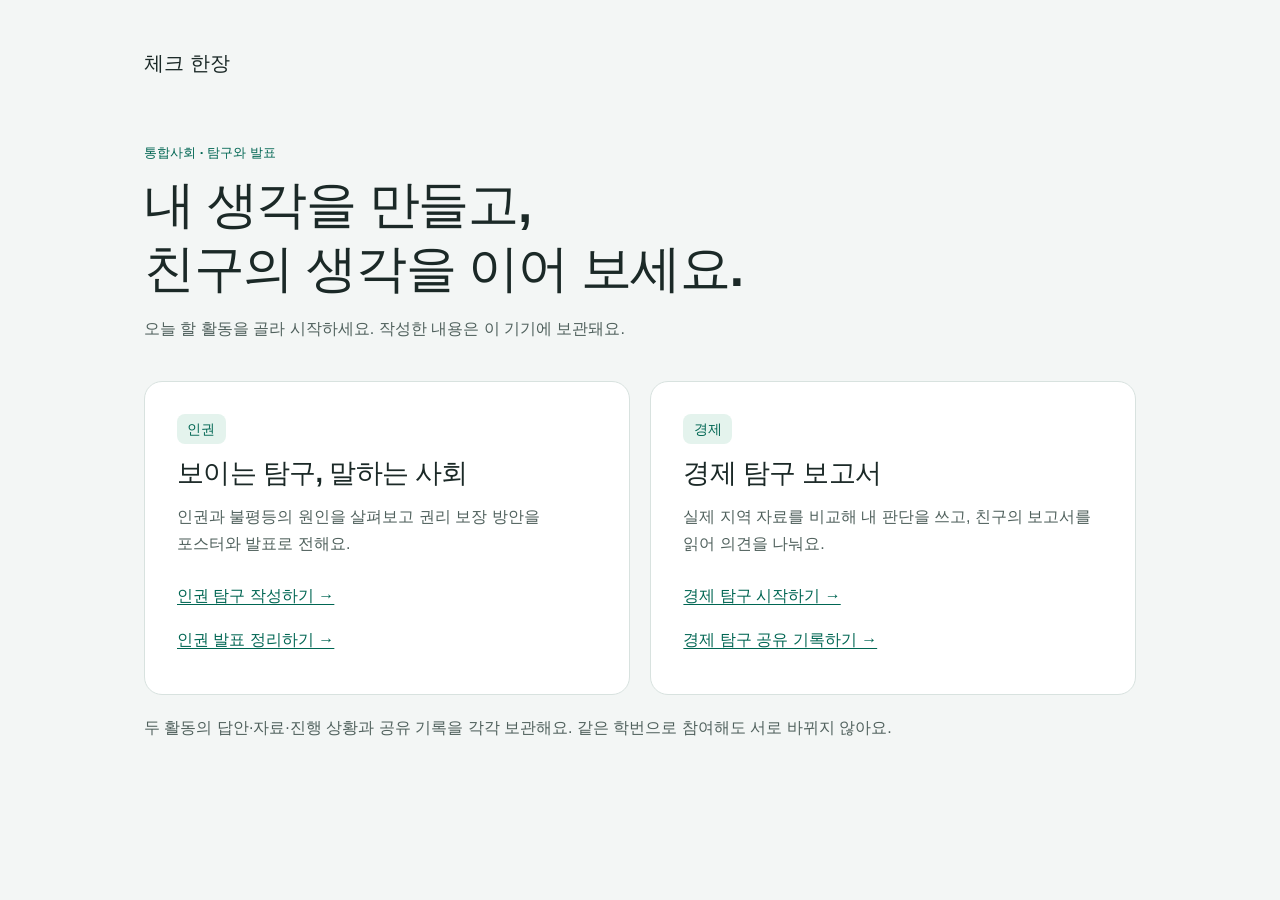
<file: docs/index.html>
<!doctype html>
<html lang="ko">
<head>
  <meta charset="utf-8">
  <meta name="viewport" content="width=device-width, initial-scale=1">
  <meta name="description" content="통합사회2 탐구 활동지. 질문과 자료, 해결 제안을 한 장에 모아요.">
  <title>체크 한장 · 통합사회2 탐구 활동지</title>
  <link rel="stylesheet" href="style.css?v=inquiry7">
  <link rel="stylesheet" href="report-print.css">
  <link rel="stylesheet" href="listening.css">
  <script defer src="home.js"></script>
  <script defer src="cases.js"></script>
  <script defer src="topic-ideas.js"></script>
  <script defer src="workbook-storage.js?v=46740e2"></script>
  <script defer src="economy-data.js"></script>
  <script defer src="economy-guided-data.js?v=inquiry7"></script>
  <script defer src="economy-local-data.js?v=inquiry10"></script>
  <script defer src="economy-paired-data.js?v=inquiry11"></script>
  <script defer src="economy-activity.js?v=inquiry11"></script>
  <script defer src="economy-flow.js?v=inquiry11"></script>
  <script defer src="worksheet.js?v=inquiry11"></script>
  <script defer src="report-print.js"></script>
</head>
<body class="at-home">
  <main id="home" class="home-shell">
    <a class="home-brand" href="#home">체크 한장</a>
    <p class="step-kicker">통합사회 · 탐구와 발표</p>
    <h1>내 생각을 만들고,<br>친구의 생각을 이어 보세요.</h1>
    <p class="home-intro">오늘 할 활동을 골라 시작하세요. 작성한 내용은 이 기기에 보관돼요.</p>
    <div class="home-choices">
      <section class="home-card">
        <span class="card-category">인권</span>
        <h2>보이는 탐구, 말하는 사회</h2>
        <p>인권과 불평등의 원인을 살펴보고 권리 보장 방안을 포스터와 발표로 전해요.</p>
        <div class="home-card-actions">
          <a href="#human" class="card-link">인권 탐구 작성하기 →</a>
          <a href="listening.html?task=human" class="card-link">인권 발표 정리하기 →</a>
        </div>
      </section>
      <section class="home-card">
        <span class="card-category">경제</span>
        <h2>경제 탐구 보고서</h2>
        <p>실제 지역 자료를 비교해 내 판단을 쓰고, 친구의 보고서를 읽어 의견을 나눠요.</p>
        <div class="home-card-actions">
          <a href="#economy" class="card-link">경제 탐구 시작하기 →</a>
          <a href="listening.html?task=economy" class="card-link">경제 탐구 공유 기록하기 →</a>
        </div>
      </section>
    </div>
    <p class="home-foot">두 활동의 답안·자료·진행 상황과 공유 기록을 각각 보관해요. 같은 학번으로 참여해도 서로 바뀌지 않아요.</p>
  </main>
  <div id="activity-root">
  <a class="skip" href="#workspace">작성 화면으로 건너뛰기</a>
  <header class="topbar">
    <div class="top-inner">
      <a href="#home" class="brand" aria-label="체크 한장 대문으로 가기">
        <svg aria-hidden="true" width="34" height="34" viewBox="0 0 34 34" fill="none"><rect width="34" height="34" rx="9" fill="currentColor"/><path d="M11 9h9l4 4v12H11V9Z" stroke="white" stroke-width="1.5" stroke-linejoin="round"/><path d="m14 17 2.2 2.2 4.5-4.5" stroke="white" stroke-width="1.5" stroke-linecap="round" stroke-linejoin="round"/></svg>
        <span><strong>체크 한장</strong><small>통합사회2 탐구 활동지</small></span>
      </a>
      <div class="tools">
        <span id="save-status" class="save-status" role="status">이 기기에 자동 저장</span>
        <button id="open-files" type="button">작업 저장·불러오기</button>
        <button id="reset" type="button">이 활동 초기화</button>
        <button id="open-help" type="button">? 작성·평가 안내</button>
      </div>
    </div>
  </header>

  <main class="shell">
    <p id="storage-warning" class="notice" role="alert" hidden></p>
    <p id="message" class="notice" role="status" hidden></p>
    <nav aria-label="작성 단계"><ol id="steps" class="steps"></ol></nav>
    <div id="economy-view-tabs" class="view-tabs" role="tablist" aria-label="경제 보고서 화면 전환" hidden>
      <button type="button" role="tab" id="tab-write" aria-selected="true" aria-controls="workspace" data-view="write">활동지 작성</button>
      <button type="button" role="tab" id="tab-preview" aria-selected="false" aria-controls="preview-panel" tabindex="-1" data-view="preview">보고서 미리보기 (A4)</button>
    </div>
    <div class="split">
      <section id="workspace" class="workspace" tabindex="-1" aria-labelledby="step-title">
        <div id="editor"></div>
        <div class="actions" id="actions"></div>
      </section>
      <section id="preview-panel" class="preview-panel" aria-labelledby="preview-title">
        <div class="preview-bar">
          <div><h2 id="preview-title" tabindex="-1">포스터 미리보기</h2><p id="preview-description">쓰는 내용이 여기에 바로 보여요.</p></div>
          <span class="paper-tag">A4 세로</span>
          <p id="economy-preview-ready" class="field-hint" aria-live="polite" hidden></p>
          <button id="preview-print" class="primary" type="button" hidden>PDF로 저장 / 인쇄하기</button>
        </div>
        <div id="poster" class="poster"></div>
      </section>
    </div>
  </main>
  <button id="mobile-preview" class="primary mobile-preview" type="button" aria-controls="preview-panel" aria-expanded="false">포스터 미리보기</button>

  <dialog id="file-dialog" aria-labelledby="file-title">
    <div class="dialog-top"><h2 id="file-title">작업 저장·불러오기</h2><form method="dialog"><button aria-label="닫기">닫기</button></form></div>
    <p>현재 활동만 저장하거나 불러와요. 이전 두 과제 통합 파일도 현재 활동의 기록만 가져와요. 같은 기기와 브라우저에서 이어서 쓸 수 있어요. 다른 기기로 옮기거나 브라우저 기록을 지우기 전에는 파일로 보관하세요.</p>
    <div class="file-actions">
      <button id="backup" class="primary" type="button">파일로 내 기기에 보관하기</button>
      <button id="restore" type="button">보관한 파일 불러오기</button>
      <button id="recover-raw" type="button" hidden>원래 저장 파일 내려받기</button>
    </div>
    <input id="file" type="file" accept=".json,application/json" hidden>
    <p id="file-status" class="notice" role="status" hidden></p>
  </dialog>

  <dialog id="help-dialog" aria-labelledby="help-title">
    <div class="dialog-top"><h2 id="help-title">작성·평가 안내</h2><form method="dialog"><button aria-label="닫기">닫기</button></form></div>
    <h3>무엇을 살펴보나요?</h3><p>지역 경제가 어떻게 달라졌는지 자료에서 확인하고, 변화의 이유와 영향을 자신의 입장에서 설명해요. 자료를 적용한 상황에서는 비교한 결과를 근거로 판단해요.</p>
    <ul>
      <li><strong>인권과 불평등</strong>　자료 조사 30점, 발표 자료 제작과 실제 발표 40점, 협업과 자기 돌아보기 30점.</li>
      <li><strong>우리 지역의 경제 변화</strong>　경제 변화 탐구 40점, 지역사회 변화 방안과 실천 30점, 발표와 협업·자기 성찰 30점.</li>
      <li><strong>경제 탐구 자료</strong>　첫 자료로 잠정 의견을 세우고, 다른 자료를 직접 한 건 이상 찾아 출처, 핵심 내용, 내 말로 한 요약, 판단에 활용한 점을 적어요. 그래프·표·사진은 선택 사항이에요.</li>
    </ul>
    <p>보고서에 확인한 사실, 경제 개념을 적용한 설명, 자료의 한계와 출처를 남겨요. 지역사회 실천, 발표와 협업은 수업에서 확인해요. 자료 3곳 이상 활용은 평가 계획의 가장 높은 수행수준입니다. 단계별 완료 표시는 작성 진행 상황을 알려 줍니다.</p>
    <h3>AI를 써도 되나요?</h3>
    <p>기초 조사와 개념 이해에만 활용하고, 알아낸 내용은 출처에서 직접 확인하세요. 답안, 보고서·포스터, 내 생각을 담는 글은 직접 만들어요.</p>
    <h3>사진과 공유 기기 사용</h3>
    <p>직접 찍었거나 사용 허락을 받은 사진을 써요. 사진에 얼굴, 이름, 집 주소가 나오지 않는지 확인하세요. 공유 기기에서는 파일을 안전한 곳에 보관한 뒤 작업을 초기화하고, 내려받기 폴더에 남은 파일도 정리하세요.</p>
  </dialog>
  </div>
  <noscript>이 활동지를 작성하려면 브라우저에서 자바스크립트를 켜 주세요.</noscript>
</body>
</html>
</file>
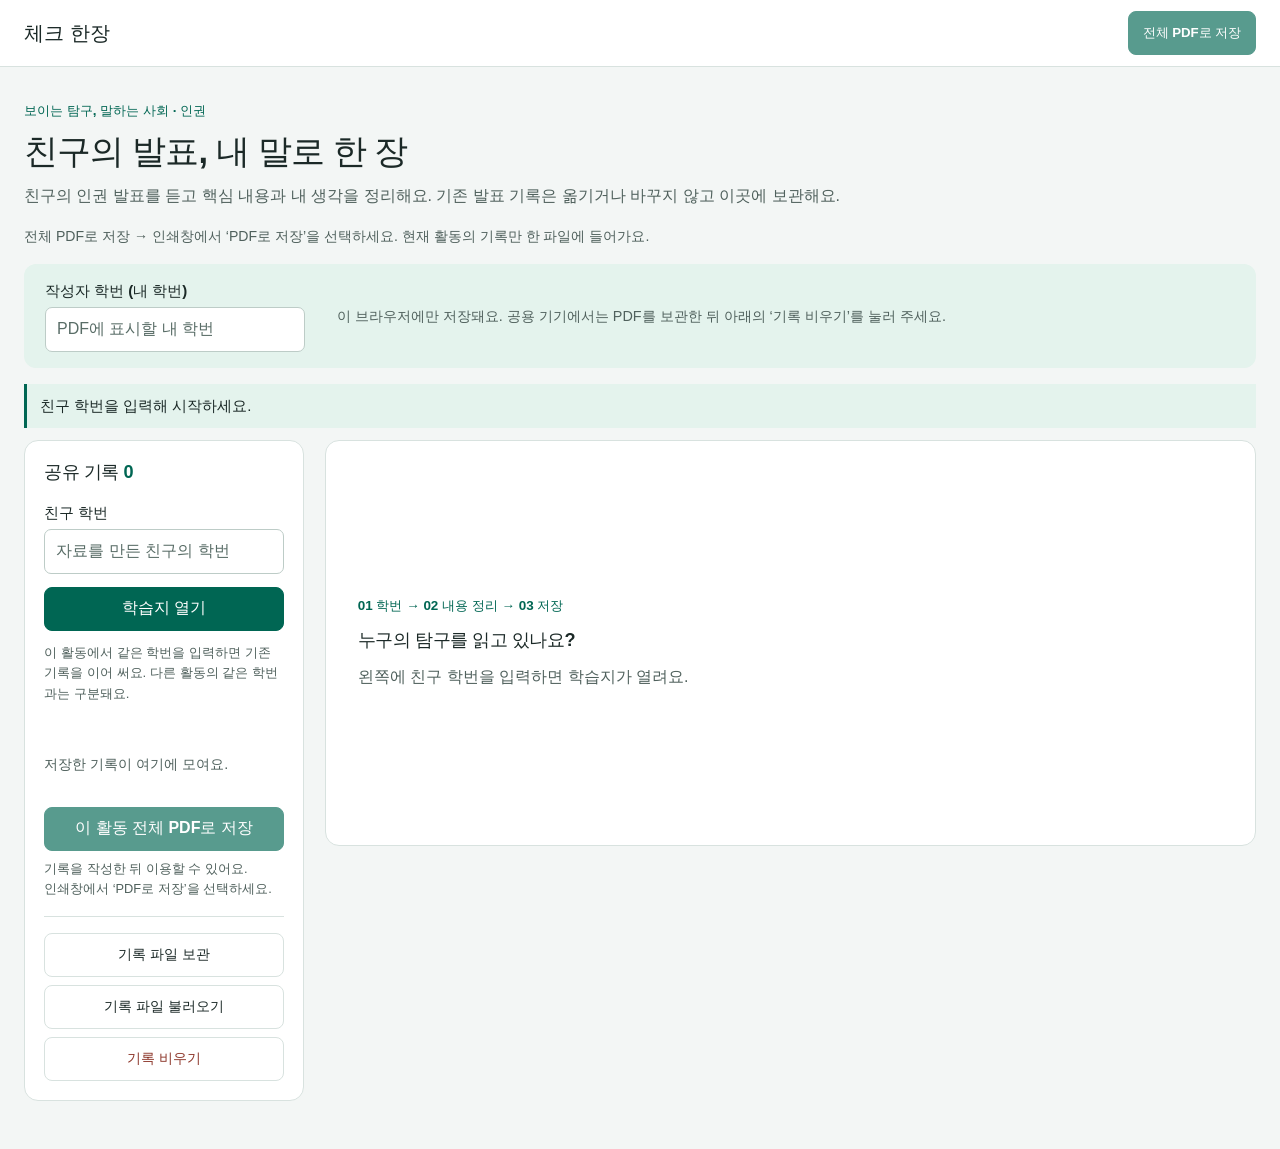
<file: docs/listening.html>
<!doctype html>
<html lang="ko"><head><meta charset="utf-8"><meta name="viewport" content="width=device-width, initial-scale=1"><title>발표 정리 학습지 · 체크 한장</title><link rel="stylesheet" href="style.css"><link rel="stylesheet" href="listening.css"><script defer src="listening.js?v=inquiry9"></script></head>
<body class="listening-page">
<a class="skip" href="#note-editor">작성 화면으로 건너뛰기</a>
<header class="topbar"><div class="top-inner"><a class="home-brand" href="index.html#home" aria-label="체크 한장 대문으로 가기">체크 한장</a><div class="tools"><button id="export-all" class="primary" data-export-pdf>전체 PDF로 저장</button></div></div></header>
<main class="shell">
<div class="listening-heading"><p class="step-kicker" data-activity-title>인권 탐구</p><h1 data-notes-title>친구의 발표, 내 말로 한 장</h1><p data-notes-intro>친구의 탐구를 읽고 이해한 내용을 기록해요.</p></div>
<p class="pdf-help">전체 PDF로 저장 → 인쇄창에서 ‘PDF로 저장’을 선택하세요. 현재 활동의 기록만 한 파일에 들어가요.</p>
<div class="listener-bar"><div class="field"><label for="listener">작성자 학번 (내 학번)</label><input id="listener" maxlength="30" autocomplete="off" placeholder="PDF에 표시할 내 학번"></div><p>이 브라우저에만 저장돼요. 공용 기기에서는 PDF를 보관한 뒤 아래의 ‘기록 비우기’를 눌러 주세요.</p></div>
<p id="feedback-status" class="notice" role="status" aria-live="polite">친구 학번을 입력해 시작하세요.</p>
<div class="listening-layout">
<aside class="notes-sidebar" aria-labelledby="list-title"><h2 id="list-title">공유 기록 <span id="record-count">0</span></h2><form id="open-note"><div class="field"><label for="presenter">친구 학번</label><input id="presenter" required maxlength="30" autocomplete="off" placeholder="자료를 만든 친구의 학번"></div><button class="primary" type="submit">학습지 열기</button></form><p class="field-hint">이 활동에서 같은 학번을 입력하면 기존 기록을 이어 써요. 다른 활동의 같은 학번과는 구분돼요.</p><ol id="record-list" class="record-list"></ol><p id="empty-list">저장한 기록이 여기에 모여요.</p><div class="pdf-actions"><button type="button" class="primary" data-export-pdf>이 활동 전체 PDF로 저장</button><p>기록을 작성한 뒤 이용할 수 있어요.<br>인쇄창에서 ‘PDF로 저장’을 선택하세요.</p></div><div class="note-utilities"><button id="backup-notes">기록 파일 보관</button><button id="restore-notes">기록 파일 불러오기</button><input id="notes-file" type="file" accept=".json,application/json" hidden><button id="clear-notes">기록 비우기</button></div></aside>
<section class="workspace" id="note-editor" tabindex="-1"><div id="editor-empty"><p class="step-kicker">01 학번 → 02 내용 정리 → 03 저장</p><h2>누구의 탐구를 읽고 있나요?</h2><p>왼쪽에 친구 학번을 입력하면 학습지가 열려요.</p></div>
<form id="note-form" hidden><div class="note-title-row"><div><p class="step-kicker">탐구 내용 정리</p><h2><span id="active-number"></span> 탐구</h2></div><span id="draft-status" class="save-status">작성 중</span></div>
<div class="rename-presenter"><div class="field"><label for="edit-presenter">친구 학번 수정</label><input id="edit-presenter" maxlength="30" autocomplete="off" aria-describedby="rename-hint"></div><button id="rename-presenter" type="button">학번 변경</button><p id="rename-hint">현재 기록의 학번만 바꿔요. 이미 있는 학번에는 덮어쓰지 않아요.</p></div>
<div class="field"><label for="topic">탐구 주제</label><textarea id="topic" name="topic" maxlength="200" rows="2" placeholder="어떤 주제를 다룬 탐구인가요?"></textarea></div>
<div id="note-fields"></div><div class="note-actions"><button type="submit" class="primary">저장하고 목록에 모으기</button><button id="next-note" type="button">다음 탐구 읽기</button><button type="button" data-export-pdf>이 활동 전체 PDF로 저장</button></div><p class="field-hint">작성 중인 내용도 임시 저장돼요. 다음 기록으로 넘어가기 전에 저장해 주세요.</p></form></section>
</div>
</main><section id="notes-print" aria-label="현재 활동 공유 기록 인쇄본"></section>
<noscript>학습지를 작성하려면 브라우저에서 자바스크립트를 켜 주세요.</noscript></body></html>
</file>
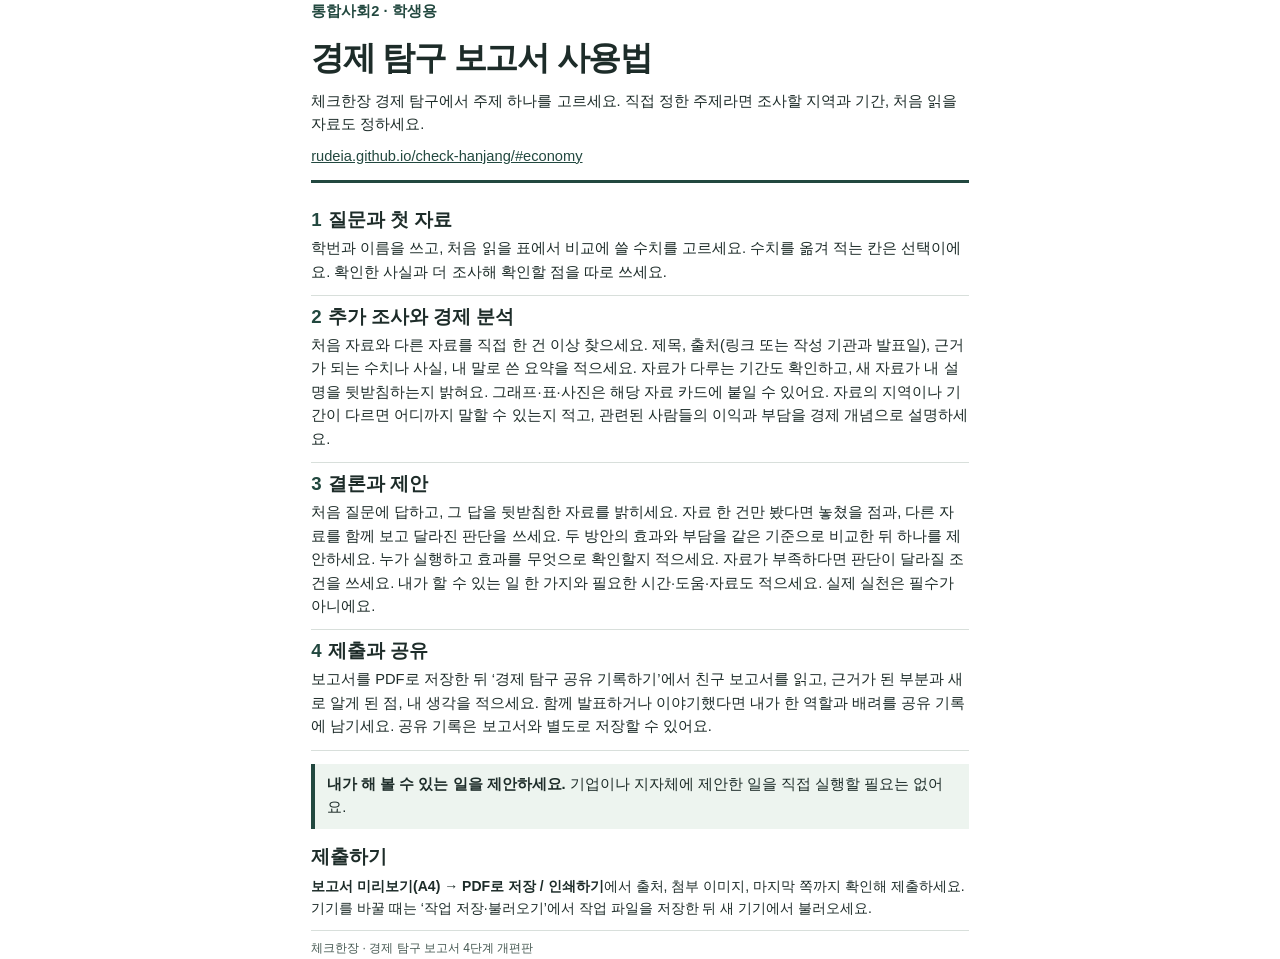
<file: tools/economy-student-guide.html>
<!DOCTYPE html>
<html lang="ko"><head><meta charset="UTF-8"><title>체크한장 경제 탐구 보고서 사용법</title>
<style>
@page{size:A4;margin:16mm 18mm}*{box-sizing:border-box}body{max-width:174mm;margin:0 auto;font:11pt/1.6 "Apple SD Gothic Neo","Noto Sans CJK KR",sans-serif;color:#1d2c29}header{border-bottom:3px solid #22483f;padding-bottom:12px}h1{font-size:25pt;margin:0 0 5px;letter-spacing:-.04em}h2{font-size:14pt;margin:12px 0 3px}p{margin:0 0 8px}a{color:#22483f}.kicker{font-weight:bold;color:#22483f}.guide{margin-top:16px}.step{padding:6px 0;border-bottom:1px solid #d8dfdb;break-inside:avoid}.step h2{margin:0 0 2px}.step p{margin-bottom:5px}.note{border-left:4px solid #22483f;background:#edf4ef;padding:9px 12px;margin:13px 0}.closing{font-size:10.5pt}.n{color:#22483f;margin-right:6px}footer{color:#465952;font-size:9pt;border-top:1px solid #d8dfdb;padding-top:8px;margin-top:11px}
</style></head>
<body>
<header><p class="kicker">통합사회2 · 학생용</p><h1>경제 탐구 보고서 사용법</h1><p>체크한장 경제 탐구에서 주제 하나를 고르세요. 직접 정한 주제라면 조사할 지역과 기간, 처음 읽을 자료도 정하세요.</p><a href="https://rudeia.github.io/check-hanjang/#economy">rudeia.github.io/check-hanjang/#economy</a></header>
<main class="guide">
<section class="step"><h2><span class="n">1</span>질문과 첫 자료</h2><p>학번과 이름을 쓰고, 처음 읽을 표에서 비교에 쓸 수치를 고르세요. 수치를 옮겨 적는 칸은 선택이에요. 확인한 사실과 더 조사해 확인할 점을 따로 쓰세요.</p></section>
<section class="step"><h2><span class="n">2</span>추가 조사와 경제 분석</h2><p>처음 자료와 다른 자료를 직접 한 건 이상 찾으세요. 제목, 출처(링크 또는 작성 기관과 발표일), 근거가 되는 수치나 사실, 내 말로 쓴 요약을 적으세요. 자료가 다루는 기간도 확인하고, 새 자료가 내 설명을 뒷받침하는지 밝혀요. 그래프·표·사진은 해당 자료 카드에 붙일 수 있어요. 자료의 지역이나 기간이 다르면 어디까지 말할 수 있는지 적고, 관련된 사람들의 이익과 부담을 경제 개념으로 설명하세요.</p></section>
<section class="step"><h2><span class="n">3</span>결론과 제안</h2><p>처음 질문에 답하고, 그 답을 뒷받침한 자료를 밝히세요. 자료 한 건만 봤다면 놓쳤을 점과, 다른 자료를 함께 보고 달라진 판단을 쓰세요. 두 방안의 효과와 부담을 같은 기준으로 비교한 뒤 하나를 제안하세요. 누가 실행하고 효과를 무엇으로 확인할지 적으세요. 자료가 부족하다면 판단이 달라질 조건을 쓰세요. 내가 할 수 있는 일 한 가지와 필요한 시간·도움·자료도 적으세요. 실제 실천은 필수가 아니에요.</p></section>
<section class="step"><h2><span class="n">4</span>제출과 공유</h2><p>보고서를 PDF로 저장한 뒤 ‘경제 탐구 공유 기록하기’에서 친구 보고서를 읽고, 근거가 된 부분과 새로 알게 된 점, 내 생각을 적으세요. 함께 발표하거나 이야기했다면 내가 한 역할과 배려를 공유 기록에 남기세요. 공유 기록은 보고서와 별도로 저장할 수 있어요.</p></section>
<p class="note"><strong>내가 해 볼 수 있는 일을 제안하세요.</strong> 기업이나 지자체에 제안한 일을 직접 실행할 필요는 없어요.</p>
<section class="closing"><h2>제출하기</h2><p><strong>보고서 미리보기(A4) → PDF로 저장 / 인쇄하기</strong>에서 출처, 첨부 이미지, 마지막 쪽까지 확인해 제출하세요. 기기를 바꿀 때는 ‘작업 저장·불러오기’에서 작업 파일을 저장한 뒤 새 기기에서 불러오세요.</p></section>
</main><footer>체크한장 · 경제 탐구 보고서 4단계 개편판</footer></body></html>
</file>
<file: docs/style.css>
:root {
  color-scheme: light;
  --background: #f3f6f5;
  --surface: #fff;
  --ink: #1b2927;
  --muted: #50615d;
  --line: #d8e2df;
  --accent: #006653;
  --accent-hover: #004f40;
  --wash: #e4f3ed;
  --fact-bg: #f2f8f5;
  --fact-border: #006653;
  --fact-badge-bg: #daf0e7;
  --fact-badge-ink: #004f40;
  --sim-bg: #fdf8ee;
  --sim-border: #b7791f;
  --sim-badge-bg: #f6e7c6;
  --sim-badge-ink: #744210;
  --write-bg: #fff;
  --write-border: #cbd6d2;
  --placeholder-ink: #849690;
  font-family: Pretendard, "Pretendard Variable", -apple-system, BlinkMacSystemFont, "Apple SD Gothic Neo", "Noto Sans KR", "Malgun Gothic", sans-serif;
  font-size: 100%;
  font-synthesis: none;
  line-height: 1.55;
}
* { box-sizing: border-box; }
[hidden] { display: none !important; }
body { margin: 0; color: var(--ink); background: var(--background); overflow-wrap: anywhere; }
h1, h2, h3, h4, p, figure { margin: 0; }
h1, h2, h3, label, button, summary { line-height: 1.4; word-break: keep-all; overflow-wrap: anywhere; }
h1, h2 { letter-spacing: -.025em; }
h1 { font-size: clamp(1.65rem, 3vw, 2.15rem); }
h2 { font-size: 1.13rem; }
h3 { font-size: 1rem; }
a { color: var(--accent); text-underline-offset: .2em; }
button, input, textarea, select { font: inherit; color: inherit; }
button, select, summary { cursor: pointer; }
button, .upload-button, .research-link {
  display: inline-flex; align-items: center; justify-content: center; gap: .4rem; min-height: 44px;
  padding: .48rem .85rem; background: var(--surface); border: 1px solid var(--line);
  border-radius: 8px; font-weight: 650;
}
button:hover, .upload-button:hover, .research-link:hover { background: var(--wash); border-color: #a2c2b6; }
button:disabled { cursor: wait; opacity: .65; }
:focus-visible { outline: 3px solid #007863; outline-offset: 3px; }
.primary { background: var(--accent); border-color: var(--accent); color: #fff; }
.primary:hover { background: var(--accent-hover); border-color: var(--accent-hover); }
.skip { position: absolute; top: -5rem; left: 1rem; z-index: 10; background: white; padding: .8rem; }
.skip:focus { top: .5rem; }
.sr-only {
  position: absolute; width: 1px; height: 1px; padding: 0; margin: -1px;
  overflow: hidden; clip-path: inset(50%); white-space: nowrap; border: 0;
}
.topbar { background: white; border-bottom: 1px solid var(--line); }
.top-inner, .shell { width: min(100% - 3rem, 1240px); margin-inline: auto; }
.top-inner { display: flex; align-items: center; justify-content: space-between; gap: 1rem; padding-block: .7rem; }
.brand, .tools { display: flex; align-items: center; gap: .6rem; }
.brand { width: fit-content; min-height: 44px; color: var(--ink); text-decoration: none; }
.brand:hover strong { color: var(--accent); }
.brand svg { color: var(--accent); flex-shrink: 0; }
.brand strong, .brand small { display: block; white-space: nowrap; line-height: 1.35; }
.brand strong { font-size: 1.13rem; letter-spacing: -.02em; }
.brand small, .tools, .preview-bar p, .paper-tag, .save-status { font-size: .83rem; }
.brand small, .preview-bar p { color: var(--muted); }
.save-status {
  display: inline-flex; align-items: center; gap: .42rem; padding: .32rem .65rem;
  border-radius: 20px; background: var(--wash); color: var(--accent); font-weight: 650;
}
.save-status::before { content: ""; width: .44rem; height: .44rem; flex: none; border-radius: 50%; background: currentColor; }
.shell { padding-block: 1.3rem 3rem; }
.notice {
  padding: .65rem .8rem; margin-bottom: .75rem; background: var(--wash);
  border-left: 3px solid var(--accent); font-size: .93rem;
}
#storage-warning { background: #fff1d8; border-color: #9a5e12; }
.steps {
  display: grid; grid-template-columns: repeat(4, minmax(0, 1fr)); gap: .5rem;
  margin: 0 0 1rem; padding: 0; list-style: none;
}
.steps button {
  width: 100%; justify-content: flex-start; text-align: left; min-height: 54px;
  padding: .5rem .75rem; font-size: .92rem; color: var(--muted);
}
.steps button[aria-current="step"] { border-color: var(--accent); background: var(--wash); color: var(--accent); }
.step-number {
  width: 1.65rem; height: 1.65rem; flex: 0 0 auto; display: grid; place-items: center;
  border-radius: 50%; background: var(--background); font-size: .83rem; font-variant-numeric: tabular-nums;
}
[aria-current="step"] .step-number { background: var(--accent); color: white; }
.split { display: grid; grid-template-columns: minmax(0, 1.12fr) minmax(0, 1fr); gap: 1.2rem; align-items: start; }
.workspace { background: var(--surface); border: 1px solid var(--line); border-radius: 14px; padding: clamp(1rem, 2.5vw, 2rem); }
.step-heading { margin-bottom: 1.25rem; }
.step-kicker { color: var(--accent); font-size: .84rem; font-weight: 750; font-variant-numeric: tabular-nums; }
.step-heading h1 { margin: .2rem 0 .35rem; }
.step-heading p, .print-note { color: var(--muted); font-size: .95rem; }
.field-grid { display: grid; gap: .6rem; }
.student-fields { grid-template-columns: repeat(3, minmax(0, 1fr)); }
.field { display: grid; gap: .38rem; margin-bottom: .8rem; min-width: 0; }
.field label { font-size: .94rem; font-weight: 700; }
.field :is(input, textarea, select) {
  width: 100%; min-width: 0; min-height: 44px; padding: .58rem .7rem; border-radius: 7px;
  border: 1px solid #bdccc7; background: white;
}
.field select { text-overflow: ellipsis; padding-inline-end: 1.3rem; }
.field textarea { resize: vertical; min-height: 6.1rem; }
.field ::placeholder { color: #596d67; opacity: 1; }
.field-hint { color: var(--muted); }
.topic-choice-note { margin: 0 0 .55rem; color: var(--muted); font-size: .9rem; }
.idea-explorer, .idea-hints { margin-bottom: .85rem; padding: .75rem; border: 1px solid var(--line); border-radius: 8px; background: #f9fbfa; }
.idea-explorer p, .idea-hints p { margin-top: .25rem; color: var(--muted); font-size: .88rem; }
.idea-cards { display: grid; grid-template-columns: repeat(3, minmax(0, 1fr)); gap: .4rem; margin: .6rem 0 0; padding: .2rem; list-style: none; }
.idea-cards button { width: 100%; height: 100%; justify-content: flex-start; text-align: left; font-size: .88rem; }
.idea-cards button[aria-pressed="true"] { color: var(--accent); background: var(--wash); border-color: var(--accent); }
.economy-topics > section { margin-bottom: 1rem; }
.economy-topics h2 { font-size: 1rem; margin-bottom: .4rem; }
.economy-topic-grid { display: grid; grid-template-columns: repeat(2,minmax(0,1fr)); list-style: none; padding: 0; margin: 0; gap: .45rem; }
.economy-topics button { width: 100%; height: 100%; min-height: 60px; align-items: flex-start; justify-content: space-between; text-align: left; word-break: keep-all; overflow-wrap: anywhere; }
.economy-topics small { display: block; color: var(--muted); font-weight: 400; margin-top: .18rem; }
.economy-category-tabs { display: flex; flex-wrap: wrap; gap: .35rem .45rem; margin-bottom: 1rem; }
.economy-category-tabs button { min-height: 44px; padding-inline: .65rem; }
.economy-category-tabs button[aria-pressed="true"] { background: var(--wash); color: var(--accent); border-color: var(--accent); font-weight: 700; }
.economy-category-tabs button span { color: var(--muted); font-variant-numeric: tabular-nums; }
.economy-topic-grid button { flex-direction: column; align-items: flex-start; justify-content: flex-start; gap: .15rem; }
.topic-badges { display: flex; flex-wrap: wrap; align-items: baseline; gap: .22rem .6rem; margin-bottom: .14rem; font-size: .78rem; line-height: 1.45; }
.badge-region { color: var(--accent); font-weight: 700; }
.badge-concept { color: var(--muted); }
.topic-resume { color: var(--accent); font-size: .82rem; flex-shrink: 0; }
.guided-context { display: flex; justify-content: space-between; gap: .6rem; align-items: baseline; margin-bottom: .75rem; }
.guided-context strong { font-size: .9rem; color: var(--accent); }
.guided-context a { flex-shrink: 0; font-size: .85rem; }
.guided-topic .guided-evidence-list { margin-top: .3rem; }
@media (max-width: 540px) { .economy-topic-grid { grid-template-columns: minmax(0,1fr); } }
.idea-hints ol { margin: .45rem 0 0; padding-inline-start: 1.4rem; font-size: .9rem; }
.idea-hints li + li { margin-top: .2rem; }
@media (max-width: 560px) {
  .idea-cards { grid-template-columns: none; grid-auto-flow: column; grid-auto-columns: minmax(8rem, 46%); overflow-x: auto; scroll-padding-inline: .2rem; }
}
.source-chips { min-width: 0; margin: 0 0 .65rem; padding: 0; border: 0; }
.source-chips legend { padding: 0; margin-bottom: .25rem; font-size: .94rem; font-weight: 700; }
.chip-options { display: flex; flex-wrap: wrap; gap: .35rem; }
.chip-options label { position: relative; display: inline-flex; cursor: pointer; }
.chip-options input { position: absolute; inset: 0; width: 100%; height: 100%; margin: 0; opacity: 0; cursor: pointer; }
.chip-options span {
  display: inline-flex; align-items: center; min-height: 44px; padding: .35rem .65rem;
  border: 1px solid #bdccc7; border-radius: 24px; font-size: .88rem;
}
.chip-options label:hover span { background: var(--background); }
.chip-options input:checked + span { color: var(--accent); background: var(--wash); border-color: var(--accent); font-weight: 700; }
.chip-options input:focus-visible + span { outline: 3px solid #007863; outline-offset: 2px; }
.research-link { margin-bottom: .85rem; text-decoration: none; }
.evidence-status { margin-bottom: .85rem; color: var(--muted); font-size: .9rem; }
.evidence-status p { margin-top: .35rem; }
.rubric-badge {
  display: inline-block; background: var(--wash); color: var(--accent);
  border-radius: 5px; padding: .12rem .38rem; font-size: .8em; font-weight: 700;
}
.evidence-status .rubric-badge { font-size: .95em; }
.character-count { text-align: right; color: var(--muted); font-variant-numeric: tabular-nums; }
.worksheet-section { border-top: 1px solid var(--line); margin-top: .75rem; padding-top: 1rem; }
.worksheet-section h2 { margin-bottom: .65rem; }
.question-section, .thought { margin-top: 1.2rem; }
.thought h2 { color: var(--accent); }
.supplement { margin: .25rem 0 .75rem; font-size: .9rem; }
.supplement summary { padding: .6rem 0; color: var(--accent); font-weight: 650; }
.supplement p { margin: .5rem 0; }
.supplement ul { padding-left: 1.25rem; }
.actions { margin-top: 1.2rem; display: flex; gap: .6rem; flex-wrap: wrap; justify-content: space-between; }
.actions .primary { margin-left: auto; }
.source-card { border: 1px solid var(--line); border-radius: 10px; padding: .9rem; margin-bottom: .75rem; }
.card-head, .photo-row { display: flex; align-items: center; gap: .6rem; flex-wrap: wrap; }
.card-head { justify-content: space-between; margin-bottom: .65rem; }
.photo-row { margin-bottom: .8rem; }
.photo-row small { color: var(--muted); }
.upload-button { position: relative; cursor: pointer; color: var(--accent); }
.upload-button input { position: absolute; inset: 0; width: 100%; opacity: 0; cursor: pointer; }
.upload-button:focus-within { outline: 3px solid #007863; outline-offset: 3px; }
.card-image { width: 84px; height: 54px; object-fit: contain; background: var(--background); border-radius: 5px; }
.add-source { width: 100%; border: 1px dashed #6b9b8d; color: var(--accent); }
.checklist { min-width: 0; margin: 1rem 0; padding: .6rem .9rem; border: 1px solid var(--line); border-radius: 9px; }
.checklist legend { padding: 0 .3rem; font-weight: 700; }
.checklist label { display: flex; align-items: center; gap: .65rem; min-height: 44px; cursor: pointer; }
.checklist input { width: 1.1rem; height: 1.1rem; flex: none; accent-color: var(--accent); }
.preview-panel {
  position: sticky; top: 1rem; max-height: calc(100dvh - 2rem); overflow: auto;
  border: 1px solid var(--line); border-radius: 14px; background: #e9efec;
}
.preview-bar {
  display: flex; justify-content: space-between; align-items: center; gap: .5rem;
  padding: .7rem 1rem; border-bottom: 1px solid var(--line); background: #f9fbfa;
}
.preview-bar h2 { font-size: 1rem; }
.paper-tag { border: 1px solid var(--line); padding: .18rem .48rem; border-radius: 5px; white-space: nowrap; color: var(--muted); }
.poster { padding: clamp(.65rem, 2vw, 1.2rem); }
.paper {
  min-width: 0; min-height: auto; aspect-ratio: 210 / 297;
  background: white; padding: clamp(1rem, 3vw, 2.25rem);
  border-top: 5px solid var(--accent); box-shadow: 0 4px 14px #193d2e18;
  font-size: .87rem;
}
.paper h2 { margin-top: .36rem; font-size: clamp(1.35rem, 2.4vw, 2rem); }
.paper h3 { font-size: .93rem; }
.paper p { white-space: pre-wrap; }
.paper-label, .paper-author { font-size: .8rem; }
.paper-label { color: var(--accent); font-weight: 750; }
.paper-author { color: var(--muted); margin-top: .4rem; }
.paper-question { margin: 1rem 0; padding: .75rem; background: var(--wash); }
.paper-question h3 { color: var(--accent); margin-bottom: .25rem; }
.paper-empty { color: var(--muted); }
.paper-evidence { margin-bottom: .9rem; }
.paper-evidence > h3 { margin-bottom: .4rem; }
.evidence-grid, .paper-analysis { display: grid; grid-template-columns: repeat(2, minmax(0, 1fr)); gap: .65rem; }
.evidence-grid figure { border: 1px solid var(--line); padding: .55rem; }
.evidence-grid img { display: block; width: 100%; max-height: 11rem; object-fit: contain; margin-block: .3rem; }
.evidence-grid small { display: block; color: var(--muted); white-space: pre-wrap; }
.paper-analysis section { border-top: 1px solid var(--line); padding-top: .5rem; }
.paper-analysis { margin-top: .55rem; }
.paper-analysis h4 { margin-bottom: .2rem; font-size: .95em; }
.paper-section { margin-top: .9rem; }
.paper-reflection { background: #f3f6f5; padding-inline: .65rem; padding-bottom: .65rem; }
.paper-reflection, .paper-rehearsal { border-top: 1px solid var(--line); padding-top: .65rem; }
.paper-rehearsal ul { margin: .3rem 0 0; padding: 0; list-style: none; color: var(--muted); }
.evidence-grid .rubric-badge { margin-block: .2rem; }
.evidence-grid p + p, .evidence-grid p + small { margin-top: .2rem; }
.evidence-label { color: var(--accent); }
.mobile-preview { display: none; }
dialog {
  width: min(100% - 2rem, 36rem); max-height: calc(100dvh - 2rem); padding: 1.2rem;
  border: 1px solid var(--line); border-radius: 12px; color: var(--ink);
}
dialog::backdrop { background: #15272199; }
dialog h3, dialog p { margin-top: .85rem; }
dialog ul { padding-left: 1.3rem; }
dialog li + li { margin-top: .5rem; }
.dialog-top { display: flex; justify-content: space-between; align-items: center; gap: .5rem; }
.file-actions { display: flex; flex-wrap: wrap; gap: .5rem; margin-top: 1rem; }

#preview-print { display: none; }
@media (max-width: 839px) {
  html { scroll-padding-bottom: calc(4.5rem + env(safe-area-inset-bottom)); }
  .show-preview .preview-bar { flex-wrap: wrap; }
  .show-preview #preview-print { display: inline-flex; }
  .top-inner, .shell { width: min(100% - 1.5rem, 640px); }
  .top-inner { display: grid; grid-template-columns: 1fr auto 1fr; gap: .4rem; }
  .brand { grid-column: span 2; }
  .tools { display: contents; }
  .save-status { justify-self: end; white-space: nowrap; }
  .tools button { padding-inline: .4rem; }
  .shell { padding-bottom: 5rem; padding-top: .7rem; }
  .split { display: block; }
  .preview-panel { display: none; position: static; max-height: none; overflow: visible; }
  .show-preview .workspace { display: none; }
  .show-preview .preview-panel { display: block; }
  .mobile-preview {
    display: flex; position: fixed; z-index: 2; bottom: max(.7rem, env(safe-area-inset-bottom)); right: .75rem;
    box-shadow: 0 3px 12px #173d2f35;
  }
  .steps { gap: .25rem; margin-bottom: .65rem; }
  .steps button { min-height: 64px; height: 100%; flex-direction: column; justify-content: center; text-align: center; gap: .2rem; padding: .3rem .2rem; font-size: .78rem; }
  .step-number { width: 1.3rem; height: 1.3rem; font-size: .75rem; }
  .step-heading { margin-bottom: .8rem; }
  .step-heading p { font-size: .9rem; }
}
@media (max-width: 440px) {
  .field-grid { gap: .4rem; }
  .field :is(input, textarea, select) { padding-inline: .45rem; }
  .student-fields input::placeholder { font-size: .83rem; }
  .worksheet-section { padding-top: .65rem; }
  .workspace { padding: .85rem; }
}
@page { size: A4 portrait; margin: 12mm; }
@media print {
  :root { background: #fff; print-color-adjust: exact; -webkit-print-color-adjust: exact; }
  body { background: #fff; }
  .skip, .topbar, nav, .workspace, .show-preview .workspace, .mobile-preview,
  .preview-bar, dialog, dialog::backdrop, .notice, noscript { display: none !important; }
  .shell, .split, .preview-panel, .poster { display: block; position: static; overflow: visible; width: auto; max-height: none; margin: 0; padding: 0; border: 0; background: white; }
  .paper { border-top-width: 2mm; aspect-ratio: auto; padding: 5mm 0 0; box-shadow: none; font-size: 10pt; }
  .paper h2 { font-size: 21pt; }
  .paper h3, .paper h4 { break-after: avoid; }
  .paper-header, .evidence-grid img { break-inside: avoid; }
  .evidence-grid, .paper-analysis { display: block; column-count: 2; column-gap: 5mm; }
  .evidence-grid figure, .paper-analysis section { margin: 0 0 3mm; break-inside: avoid; }
  .evidence-grid img { max-height: 43mm; }
  .paper-section, .paper-evidence { margin-top: 3mm; }
  .paper-reflection, .paper-rehearsal li { break-inside: avoid; }
}

.idea-cards small { display: block; margin-top: .3rem; color: var(--muted); font-weight: 400; }
.idea-story { margin-top: .65rem; padding: .8rem; border-inline-start: 3px solid var(--accent); background: white; }
.idea-story h4 { color: var(--accent); }
.idea-story p { margin-top: .55rem; color: var(--ink); }
.idea-story .idea-story-label { color: var(--muted); font-size: .8rem; }
.idea-story button { margin-top: .65rem; }

.economy-materials { margin-block: 1rem 1.4rem; padding: .85rem; border: 1px solid var(--line); border-radius: 10px; background: #f9fbfa; }
.economy-materials > p { margin-block: .5rem .85rem; }
.official-card { margin-top: 1rem; padding: .75rem; border: 1px solid var(--line); border-radius: 8px; background: white; }
.official-card h3 { margin-bottom: .45rem; }
.official-card button { margin-top: .6rem; }
.official-graph { min-width: 0; margin-block: .5rem .8rem; }
.official-graph .stat-image { display: block; width: 100%; height: auto; max-height: none; margin-block: .5rem; object-fit: contain; }
.stat-meta, .stat-citation { font-size: .84rem; color: var(--muted); }
.stat-citation { margin-top: .45rem; }
.stat-citation span { display: block; }
.stat-table-wrap { max-width: 100%; overflow-x: auto; }
.stat-table { width: 100%; border-collapse: collapse; font-size: .88rem; font-variant-numeric: tabular-nums; }
.stat-table caption { text-align: left; font-size: .84rem; margin-bottom: .25rem; }
.stat-table th, .stat-table td { padding: .45rem .55rem; border-bottom: 1px solid var(--line); text-align: left; vertical-align: top; }
.stat-table .num { text-align: right; font-variant-numeric: tabular-nums; white-space: nowrap; }
.guided-review-case .stat-table th, .guided-review-case .stat-table td { text-align: left; vertical-align: top; }
.guided-review-case .stat-table th:first-child { width: 32%; }
.guided-source-locations { margin-block: .45rem .8rem; padding-inline-start: 1.2rem; font-size: .86rem; color: var(--muted); }
.guided-region-graph { margin-block: .55rem .15rem; font-size: .88rem; }
.guided-region-graph figcaption { font-weight: 650; margin-bottom: .35rem; }
.guided-region-bar { display: grid; grid-template-columns: minmax(5.5rem, auto) minmax(0, 1fr) auto; gap: .45rem; align-items: center; margin-bottom: .35rem; }
.economy-evidence-graph { margin-inline: 0; }
.economy-evidence-graph figcaption span { color: var(--muted); font-size: .8em; font-weight: 400; }
.economy-evidence-graph svg { width: 100%; min-width: 0; height: .6rem; align-self: center; }
.economy-graph-track { fill: var(--wash); }
.economy-graph-bar { fill: var(--accent); }
.guided-topic > p + p { margin-top: .5rem; }
.guided-region-material > .stat-table-wrap + .field { margin-top: .8rem; }
.guided-region-material .stat-table th { word-break: keep-all; }
.guided-region-material .stat-table td { white-space: nowrap; }
.guided-evidence-list { padding-inline-start: 1.25rem; }
.guided-evidence-list li + li { margin-top: .45rem; }
.guided-evidence-list span { display: block; }
.view-tabs {
  position: sticky; top: .5rem; z-index: 5;
  display: grid; grid-template-columns: repeat(2,minmax(0,1fr)); gap: .25rem;
  max-width: 760px; margin: 0 auto .9rem; padding: .25rem;
  border: 1px solid var(--line); border-radius: 10px; background: var(--surface);
  box-shadow: 0 3px 12px #193d2e16;
}
.view-tabs button { border-color: transparent; }
.view-tabs button[aria-selected="true"] { color: var(--accent); background: var(--wash); }
.economy-context, .economy-reminder { padding: .8rem 0; border-bottom: 1px solid var(--line); margin-bottom: 1rem; }
.economy-context p + p { margin-top: .55rem; }
.economy-context ul { margin-block: .5rem 0; }
.economy-write, .card-fact, .card-simulation { margin-block: 1rem; padding: .9rem; border-radius: 8px; min-width: 0; }
.economy-write { border: 1px solid var(--write-border); background: var(--write-bg); }
.economy-write > .field:first-child { margin-top: 0; }
.card-fact { border-inline-start: 4px solid var(--fact-border); background: var(--fact-bg); }
.card-simulation { border-inline-start: 4px solid var(--sim-border); background: var(--sim-bg); }
.economy-card-label { display: inline-block; border-radius: 6px; padding: .15rem .45rem; margin-bottom: .5rem; font-size: .83rem; font-weight: 700; }
.card-fact .economy-card-label { background: var(--fact-badge-bg); color: var(--fact-badge-ink); }
.card-simulation .economy-card-label { background: var(--sim-badge-bg); color: var(--sim-badge-ink); }
.guided-source .stat-citation { margin-bottom: .8rem; }
.guided-source .stat-table-wrap + .stat-table-wrap { margin-top: .65rem; }
.economy-research-links { display: flex; flex-wrap: wrap; gap: .65rem 1rem; margin-bottom: .7rem; }
.economy-workspace #editor h1 { font-size: clamp(1.6rem, 2.8vw, 2rem); font-weight: 800; color: #101c1a; }
.economy-workspace #editor h2 { font-size: 1.22rem; font-weight: 750; margin-bottom: .7rem; }
.economy-workspace #editor .field label { font-size: 1.02rem; font-weight: 700; color: #132220; }
.economy-workspace #editor .field-hint { font-size: .88rem; }
.economy-workspace #editor .field ::placeholder { color: var(--placeholder-ink); }
@media screen {
  .economy-workspace .split { display: block; max-width: 760px; margin-inline: auto; }
  .economy-workspace #preview-panel:not([hidden]) { display: block; position: static; max-height: none; overflow: visible; }
  .economy-workspace #preview-print:not([hidden]) { display: inline-flex; }
  .economy-workspace .preview-bar { flex-wrap: wrap; }
  .economy-workspace .shell { padding-bottom: 2rem; }
}
.paper .official-graph { font-size: .9em; }
.paper .official-graph .stat-meta, .paper .official-graph .stat-citation { font-size: .9em; }
.paper .official-graph .stat-table, .paper .official-graph caption { font-size: 1em; }
@media (min-width: 541px) {
  .economy-source-list .source-card .field-grid { grid-template-columns: repeat(2, minmax(0, 1fr)); }
}
.economy-workspace .steps { grid-template-columns: repeat(5,minmax(0,1fr)); }
.economy-review-columns { display: grid; grid-template-columns: repeat(2,minmax(0,1fr)); gap: .45rem; }
.economy-review-snippet {
  display: -webkit-box; -webkit-box-orient: vertical; -webkit-line-clamp: 2;
  overflow: hidden; padding: 0 .55rem; background: var(--wash); border-radius: 6px;
  font-size: .9rem; line-height: 1.45; overflow-wrap: anywhere;
}
.economy-supplement-review, .economy-conclusion-review { padding-block: .25rem; margin-bottom: .6rem; }
.economy-review-details { margin: 0; }
.economy-review-details summary { padding: .45rem 0; }
.economy-review-details > div { padding: 0 .55rem .4rem; overflow-wrap: anywhere; }
.economy-review-details p { margin: .25rem 0; }
.economy-own-comparison[open] + .economy-comparison-context { display: none; }
.economy-final-comparison { background: var(--wash); border-radius: 6px; margin-bottom: .4rem; padding: .4rem .55rem; overflow-wrap: anywhere; }
.economy-final-comparison h3 { font-size: .9rem; margin: 0 0 .15rem; }
.economy-final-comparison p { margin: 0; white-space: pre-wrap; }
.economy-final-comparison p + p { margin-top: .25rem; }
.economy-supplement-review .economy-review-snippet { -webkit-line-clamp: 1; }
.economy-supplement-review .economy-review-snippet + .economy-review-snippet { margin-top: .16rem; }
.economy-criterion-examples { display: block; margin-top: .3rem; padding: .35rem .55rem; background: var(--wash); border-radius: 6px; }
.economy-criterion-examples > span { display: list-item; list-style-type: disc; margin-inline-start: 1rem; }
.economy-place-fields { grid-template-columns: repeat(2,minmax(0,1fr)); }
.economy-topic-location { margin-bottom: .45rem; font-size: .88rem; }
@media (max-width: 839px) {
  .economy-workspace .steps {
    grid-template-columns: none; grid-auto-flow: column; grid-auto-columns: minmax(5.8rem,1fr);
    overflow-x: auto; scroll-snap-type: x proximity; padding-bottom: .25rem;
  }
  .economy-workspace .steps li { position: relative; scroll-snap-align: start; }
}
@media (max-width: 440px) {
  .economy-materials, .official-card { padding: .55rem; }
  .economy-write, .card-fact, .card-simulation { padding: .7rem; }
  .view-tabs button { font-size: .86rem; }
  .economy-workspace .student-fields { grid-template-columns: repeat(2, minmax(0, 1fr)); }
  .economy-review-columns { grid-template-columns: 1fr; }
  .economy-initial .step-kicker, .economy-final .step-kicker, .economy-analysis-intro .step-kicker { display: none; }
  .economy-initial .step-heading, .economy-final .step-heading, .economy-analysis-intro .step-heading { margin-bottom: .45rem; }
  .economy-analysis-intro .economy-write { margin-top: .45rem; }
  .economy-workspace #editor .economy-analysis-intro .economy-write > h2 { margin-bottom: .25rem; }
  .economy-identity { margin-block: .45rem .65rem; padding: .55rem .65rem; }
  .economy-identity .field { gap: .15rem; margin-bottom: .35rem; }
  .economy-identity .character-count { display: none; }
  .economy-place-fields textarea { min-height: 44px; }
  .economy-identity .student-fields > .field:last-child { margin-bottom: 0; }
  .economy-final .economy-conclusion-review + .economy-write { margin-top: .6rem; }
}
@media print {
  .stat-table-wrap { overflow: visible; }
  .official-graph .stat-image { break-inside: avoid; }
  .view-tabs { display: none !important; }
}

/* Keep the short period-value fields legible on a phone. */
.economy-reading-table td { min-width: 5rem; }
.economy-reading-table input { display: block; width: 100%; min-width: 0; box-sizing: border-box; padding: .45rem .35rem; font-variant-numeric: tabular-nums; }
</file>
<file: docs/report-print.css>
/* Print measurements use the same dimensions before and during beforeprint. */
.print-pages { position: absolute; left: -20000px; top: 0; width: 186mm; visibility: hidden; }
.print-paper { width: 186mm; min-height: 0; aspect-ratio: auto; border: 0; padding: 0; box-shadow: none; font-size: 10pt; }
.print-paper:first-child { border-top: 2mm solid var(--accent); padding-top: 5mm; }
.print-paper h2 { font-size: 21pt; }
.print-paper .evidence-grid, .print-paper .paper-analysis { display: block; columns: auto; }
.print-row { display: grid; grid-template-columns: repeat(2, minmax(0, 1fr)); gap: 5mm; }
.print-row > div { min-width: 0; }
.print-paper .evidence-grid figure, .print-paper .paper-analysis section { margin: 0 0 3mm; }
.print-paper .evidence-grid img { max-height: 43mm; }
.paper-official-figure figcaption { font-weight: 700; margin-bottom: .2rem; }
.print-paper .paper-official-figure img { max-height: 68mm; }
.print-paper .paper-section, .print-paper .paper-evidence { margin-top: 3mm; }
.paper-inquiry-header { padding-bottom: .4rem; }
.paper-inquiry-header .paper-topic { margin-top: .14rem; }
.paper-inquiry-header .paper-author {
  display: flex; flex-wrap: wrap; gap: .2rem .85rem; white-space: normal;
}
.paper-perspective { color: var(--muted); margin-top: .25rem; }
.paper-inquiry-section { line-height: 1.6; word-break: keep-all; }
.paper-inquiry-section > h3 {
  color: var(--accent); border-bottom: 1px solid var(--line);
  font-size: 1.16em; padding-bottom: .22rem; margin-bottom: .5rem;
}
.paper-inquiry-section section + section,
.paper-inquiry-section > p + section,
.paper-inquiry-section > section + p { margin-top: .45rem; }
.paper-inquiry-section h4, .paper-inquiry-section h5 { font-size: 1em; margin: 0 0 .13rem; }
.paper-evidence-table { table-layout: fixed; }
.paper-evidence-table .paper-source-link { font-size: .88em; font-weight: 400; margin-top: .18rem; overflow-wrap: anywhere; }
.paper-evidence-table td p { white-space: pre-wrap; overflow-wrap: anywhere; }
.paper-evidence-table td p + p { margin-top: .28rem; }
.paper-caption { color: var(--muted); font-size: .9em; }
.paper-local-analysis h4 .paper-caption { display: block; font-weight: 400; }
.paper-sources { border-top: 1px solid var(--line); margin-top: .45rem; padding-top: .3rem; }
.paper-sources p { color: var(--muted); font-size: .85em; overflow-wrap: anywhere; }
.paper-picked { width: 100%; border-collapse: collapse; font-size: .93em; margin-block: .35rem .55rem; }
.paper-picked th, .paper-picked td { text-align: left; vertical-align: top; padding: .32rem .4rem; border-bottom: 1px solid var(--line); }
.paper-picked thead { background: var(--wash); }
.paper-picked th:first-child { width: 34%; }
.paper-comparison-table th:first-child { width: 26%; }
.paper-comparison-table td { white-space: pre-wrap; }
.paper-local-table th:first-child { width: 52%; }
.paper-picked th span { display: block; font-weight: 400; color: var(--muted); }
.paper-picked td span { display: block; margin-top: .25em; }
.paper-picked .num { text-align: right; font-variant-numeric: tabular-nums; white-space: nowrap; }
.print-tight .paper-inquiry-section { line-height: 1.5; }
.print-tight .paper-inquiry-section section + section,
.print-tight .paper-inquiry-section > p + section,
.print-tight .paper-inquiry-section > section + p { margin-top: .35rem; }
.print-tight .paper-inquiry-section > h3 { margin-bottom: .38rem; }
@media print {
  .has-print-pages .poster { display: none; }
  .has-print-pages .print-pages { position: static; left: auto; visibility: visible; }
  .print-paper { break-after: page; page-break-after: always; }
  .print-paper:last-child { break-after: auto; page-break-after: auto; }
}

/* Reading order comes first: prose is full width; compact evidence may pair. */
#poster .paper-analysis { display: block; }
#poster .paper-analysis > section { margin-bottom: .8rem; }
#poster .evidence-grid > * { grid-column: 1 / -1; }
#poster .evidence-grid > .compact-evidence { grid-column: auto; }
@media (max-width: 700px) {
  #poster .evidence-grid > .compact-evidence { grid-column: 1 / -1; }
}
</file>
<file: docs/listening.css>
/* Shared green-and-paper theme; no network resources or external fonts. */
.home-brand { color: var(--ink); font-size: 1.25rem; font-weight: 800; text-decoration: none; }
.home-shell { max-width: 1040px; margin: auto; padding: 3rem 1.5rem; }
.home-shell > .home-brand { display: inline-block; margin-bottom: 4rem; }
.home-shell h1 { margin: .6rem 0 1rem; font-size: clamp(2rem, 4vw, 3.25rem); line-height: 1.25; }
.home-intro, .home-foot { color: var(--muted); }
.home-choices { display: grid; grid-template-columns: 1fr 1fr; gap: 1.3rem; margin: 2.4rem 0 1.3rem; }
.home-card { display: flex; flex-direction: column; align-items: flex-start; padding: 2rem; border: 1px solid var(--line); border-radius: 18px; background: white; color: var(--ink); transition: border-color .15s, background .15s; }
.home-card:hover { border-color: var(--accent); background: #fafffc; }
.card-category { justify-self: start; padding: .25rem .65rem; border-radius: 8px; background: var(--wash); color: var(--accent); font-size: .9rem; font-weight: 750; }
.home-card h2 { font-size: 1.7rem; margin: 1rem 0 .5rem; }
.home-card p { color: var(--muted); line-height: 1.7; word-break: keep-all; }
.home-card-actions { display: grid; justify-items: start; margin-top: auto; padding-top: 1.2rem; }
.card-link { display: inline-flex; align-items: center; min-height: 44px; font-weight: 750; color: var(--accent); }
@supports (grid-template-rows: subgrid) {
  @media (min-width: 701px) {
    .home-choices { row-gap: .65rem; }
    .home-card { display: grid; grid-row: span 4; grid-template-rows: subgrid; }
    .home-card h2 { margin: 0; }
    .home-card-actions { margin-top: 0; padding-top: .4rem; }
  }
}
.at-home #activity-root { display: none; }
.listening-heading { margin: .8rem 0 1.6rem; }
.listening-heading h1 { margin: .35rem 0 .5rem; }
.listening-heading > p:last-child { color: var(--muted); }
.listener-bar { display: flex; align-items: center; gap: 2rem; margin-bottom: 1rem; padding: 1rem 1.3rem; background: var(--wash); border-radius: 12px; }
.listener-bar .field { margin: 0; flex: 0 1 260px; }
.listener-bar p { max-width: 620px; font-size: .9rem; color: var(--muted); }
.listening-layout { display: grid; grid-template-columns: 280px minmax(0,1fr); gap: 1.3rem; align-items: start; }
.notes-sidebar { background: #fff; border: 1px solid var(--line); border-radius: 14px; padding: 1.2rem; }
.notes-sidebar h2 { margin-bottom: 1rem; }
#record-count { color: var(--accent); }
#open-note button { width: 100%; }
.notes-sidebar > .field-hint { margin: .75rem 0; font-size: .83rem; }
.record-list { list-style: none; padding: 0; margin: 1rem 0; display: grid; gap: .5rem; }
.record-list button { display: grid; justify-content: start; text-align: left; width: 100%; }
.record-list button span { font-size: .85rem; font-weight: 400; color: var(--muted); }
.record-list button[aria-current] { background: var(--wash); border-color: var(--accent); }
#empty-list { color: var(--muted); font-size: .9rem; margin-block: 2rem; }
.note-utilities { display: grid; gap: .5rem; padding-top: 1rem; border-top: 1px solid var(--line); }
.note-utilities button { font-size: .85rem; }
#clear-notes { color: #8c3529; }
#editor-empty { min-height: 340px; display: flex; flex-direction: column; justify-content: center; gap: .7rem; }
#editor-empty p:last-child { color: var(--muted); }
.note-title-row { display: flex; justify-content: space-between; align-items: center; gap: .75rem; margin-bottom: 1.5rem; }
.note-title-row h2 { font-size: 1.4rem; }
#note-fields .field { padding-top: 1rem; margin-bottom: 1rem; border-top: 1px solid var(--line); }
#note-fields .field-hint { font-size: .9rem; }
#note-fields textarea { min-height: 105px; line-height: 1.7; }
.note-actions { display: flex; gap: .6rem; flex-wrap: wrap; margin-bottom: .7rem; }
#notes-print { display: none; }
@media (max-width: 700px) {
  .home-shell > .home-brand { margin-bottom: 2.5rem; }
  .home-choices { grid-template-columns: 1fr; }
  .home-card { padding: 1.5rem; }
  .home-card-actions { padding-top: .8rem; }
  .listening-layout { grid-template-columns: 1fr; }
  .listener-bar { display: grid; gap: .7rem; }
  .listening-page .top-inner { flex-wrap: wrap; }
  .listening-page .top-inner, .listening-page .shell { width: min(100% - 2rem, 1240px); }
  .record-list { max-height: 260px; overflow-y: auto; }
  .note-title-row { flex-wrap: wrap; }
}
@media print {
  .at-home #home { display: block; }
  .listening-page > :not(#notes-print) { display: none !important; }
  .listening-page #notes-print { display: block !important; color: #111; background: white; font-size: 10pt; }
  .listening-page { background: white; }
  .print-intro { border-bottom: 1.5pt solid #006653; padding-bottom: 5mm; margin-bottom: 6mm; }
  .print-intro h1 { font-size: 19pt; margin: 2mm 0; }
  .printed-note + .printed-note { break-before: page; }
  .printed-note header { margin-bottom: 5mm; }
  .printed-note h2 { font-size: 16pt; margin-top: 2mm; }
  .printed-note section { margin: 0 0 5mm; }
  .printed-note h3 { font-size: 11pt; break-after: avoid; margin-bottom: 2mm; }
  .printed-note section p { white-space: pre-wrap; overflow-wrap: anywhere; line-height: 1.7; orphans: 3; widows: 3; }
  @page { size: A4; margin: 16mm; }
}

.pdf-help { margin: -.5rem 0 1rem; color: var(--muted); font-size: .88rem; }

.pdf-actions { display: grid; gap: .5rem; margin: 1rem 0; }
.pdf-actions p { color: var(--muted); font-size: .8rem; line-height: 1.6; margin: 0; }

/* Keep editable identifiers and long student writing legible on every width. */
.rename-presenter { display: flex; align-items: end; gap: .65rem; flex-wrap: wrap; padding: 1rem; margin-bottom: 1.4rem; background: var(--wash); border-radius: 10px; }
.rename-presenter .field { flex: 1 1 180px; margin: 0; }
.rename-presenter > p { flex-basis: 100%; margin: 0; color: var(--muted); font-size: .83rem; }
.listening-page .workspace, .notes-sidebar, .record-list li, .record-list button { min-width: 0; }
.record-list button strong, .record-list button span, .note-title-row h2 { overflow-wrap: anywhere; }
#note-form textarea { width: 100%; min-height: 110px; max-height: 420px; overflow-y: auto; line-height: 1.7; resize: vertical; }
#note-form #topic { min-height: 72px; }
@media (min-width: 701px) and (max-width: 1000px) {
  .listening-layout { grid-template-columns: 220px minmax(0, 1fr); gap: 1rem; }
  .notes-sidebar { padding: 1rem; }
  .listening-page .workspace { padding: 1.25rem; }
}
@media (max-width: 700px) {
  .listening-page .workspace { padding: 1.1rem; }
  .note-actions > button { flex: 1 1 100%; }
}
/* Header actions share the same height and baseline, including compact screens. */
.listening-page .top-inner { display: flex; flex-wrap: wrap; align-items: center; }
.listening-page .top-inner .tools { display: flex; align-items: center; gap: .5rem; }
.listening-page .top-inner [data-export-pdf] { display: inline-flex; align-items: center; justify-content: center; min-height: 44px; margin: 0; padding: .65rem .85rem; }
.listening-page .top-inner > .home-brand { display: inline-flex; align-items: center; min-height: 44px; }
</file>
